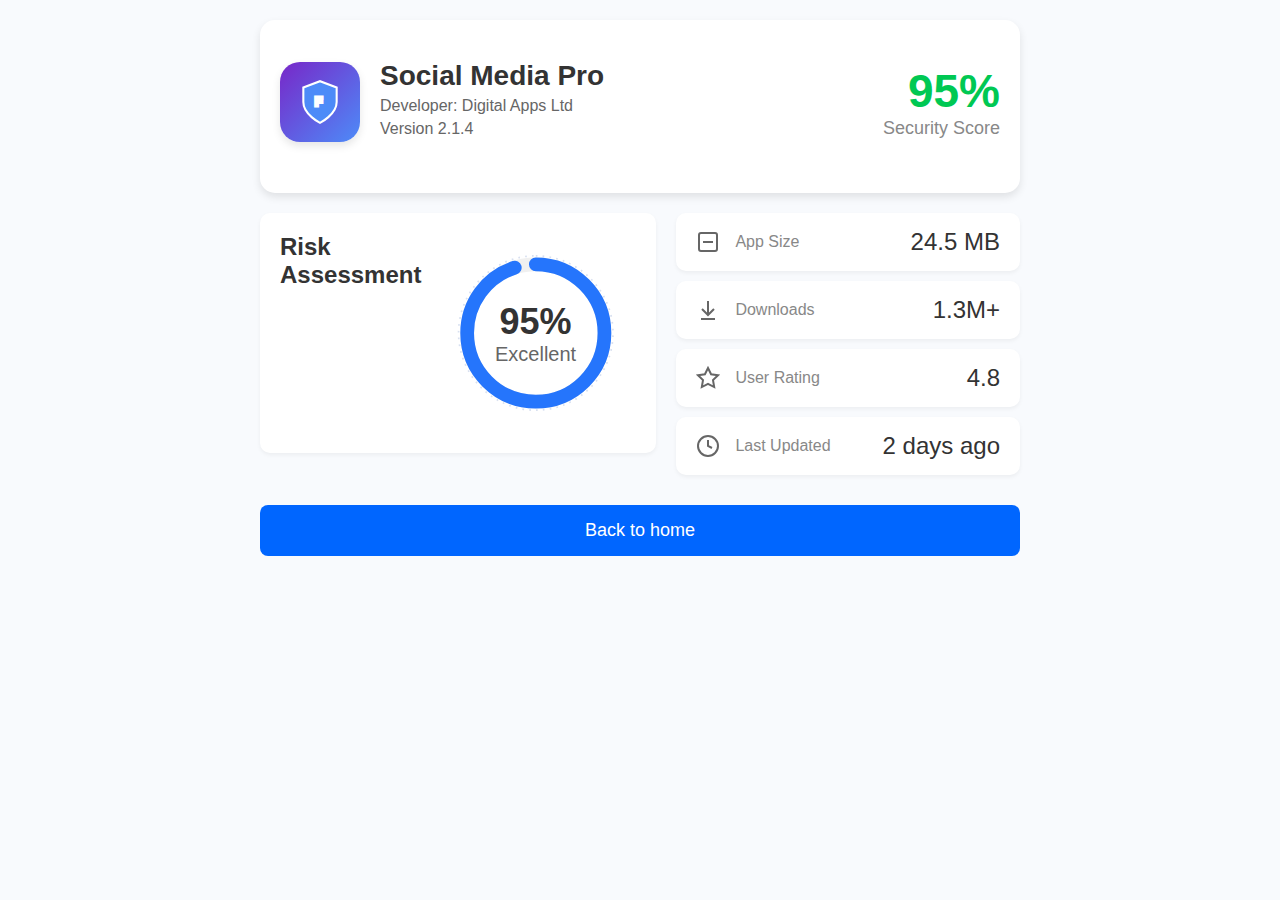
<file: fraud_detection_app/templates/result.html>
<!DOCTYPE html>
<html lang="en">
<head>
    <meta charset="UTF-8">
    <meta name="viewport" content="width=device-width, initial-scale=1.0">
    <title>Social Media Pro</title>
    <style>
        * {
            margin: 0;
            padding: 0;
            box-sizing: border-box;
            font-family: -apple-system, BlinkMacSystemFont, 'Segoe UI', Roboto, Oxygen, Ubuntu, Cantarell, 'Open Sans', 'Helvetica Neue', sans-serif;
        }
        
        body {
            background-color: #f8fafd;
            padding: 0;
            max-width: 800px;
            margin: 0 auto;
        }
        
        .container {
            padding: 20px;
        }
        
        .app-header {
            display: flex;
            margin-bottom: 30px;
            align-items: center;
            padding-top: 20px;
        }
        
        .app-icon {
            width: 80px;
            height: 80px;
            background: linear-gradient(135deg, #7827c8 0%, #4d8bf8 100%);
            border-radius: 20px;
            margin-right: 20px;
            display: flex;
            justify-content: center;
            align-items: center;
            box-shadow: 0 4px 8px rgba(0, 0, 0, 0.1);
            position: relative;
            overflow: hidden;
        }
        
        .shield {
            width: 50px;
            height: 50px;
            color: white;
        }
        
        .app-info {
            flex-grow: 1;
        }
        
        .app-name {
            font-size: 28px;
            color: #333;
            margin-bottom: 5px;
            font-weight: 600;
        }
        
        .app-developer, .app-version {
            color: #666;
            margin-bottom: 5px;
            font-weight: 400;
        }
        
        .security-score {
            font-size: 46px;
            color: #00c853;
            font-weight: bold;
            text-align: right;
        }
        
        .score-label {
            color: #888;
            text-align: right;
            font-size: 18px;
        }
        
        .content-container {
            display: flex;
            flex-direction: column;
            gap: 20px;
        }
        
        .left-column {
            flex: 1;
        }
        
        .right-column {
            flex: 1;
        }
        
        .risk-assessment {
            background-color: white;
            padding: 20px;
            border-radius: 10px;
            margin-bottom: 20px;
            box-shadow: 0 2px 4px rgba(0, 0, 0, 0.05);
            display: flex;
            justify-content: space-between;
        }
        
        .gauge-container {
            width: 200px;
            height: 200px;
            position: relative;
            margin-right: 15px;
        }
        
        .gauge-score {
            position: absolute;
            top: 50%;
            left: 50%;
            transform: translate(-50%, -50%);
            text-align: center;
        }
        
        .gauge-value {
            font-size: 36px;
            font-weight: bold;
            color: #333;
        }
        
        .gauge-label {
            font-size: 20px;
            color: #666;
        }
        
        .assessment-title {
            font-size: 24px;
            color: #333;
            margin-bottom: 20px;
            font-weight: 600;
        }
        
        .info-card {
            background-color: white;
            padding: 15px 20px;
            border-radius: 10px;
            margin-bottom: 10px;
            box-shadow: 0 2px 4px rgba(0, 0, 0, 0.05);
            display: flex;
            align-items: center;
        }
        
        .info-icon {
            color: #666;
            margin-right: 15px;
            width: 24px;
        }
        
        .info-label {
            color: #888;
            font-size: 16px;
            flex-grow: 1;
        }
        
        .info-value {
            font-size: 24px;
            color: #333;
            font-weight: 500;
        }
        
        .btn-continue {
            background-color: #0066ff;
            color: white;
            border: none;
            border-radius: 8px;
            padding: 15px;
            width: 100%;
            font-size: 18px;
            font-weight: 500;
            cursor: pointer;
            margin-top: 20px;
        }
        
        svg.gauge {
            width: 100%;
            height: 100%;
            transform: rotate(-90deg);
        }
        
        .gauge-background {
            fill: none;
            stroke: #f0f0f0;
            stroke-width: 8;
        }
        
        .gauge-progress {
            fill: none;
            stroke: #2575fc;
            stroke-width: 8;
            stroke-linecap: round;
            stroke-dasharray: 0 251.2;
            animation: progress 1s ease-out forwards;
        }
        
        @keyframes progress {
            to {
                stroke-dasharray: 238.6 251.2;
            }
        }
        
        .gauge-dots {
            fill: none;
            stroke: #d8e0f0;
            stroke-width: 1;
            stroke-dasharray: 1 3;
        }

        @media (min-width: 768px) {
            .content-container {
                flex-direction: row;
            }
        }

        .app-card {
    background: white;
    padding: 20px;
    border-radius: 15px;
    box-shadow: 0 4px 8px rgba(0, 0, 0, 0.1);
    margin-bottom: 20px;
}

    </style>
</head>
<body>
    <div class="container">
        <div class="app-card">
            <div class="app-header">
                <div class="app-icon">
                    <svg class="shield" xmlns="http://www.w3.org/2000/svg" viewBox="0 0 24 24" fill="none" stroke="white" stroke-width="1.5">
                        <path d="M12 22s8-4 8-10V5l-8-3-8 3v7c0 6 8 10 8 10z" fill="#4d8bf8" stroke="white" stroke-width="1"/>
                        <text x="9.5" y="14" fill="white" font-size="6" font-weight="bold">F</text>
                    </svg>
                </div>
                <div class="app-info">
                    <h1 class="app-name">Social Media Pro</h1>
                    <p class="app-developer">Developer: Digital Apps Ltd</p>
                    <p class="app-version">Version 2.1.4</p>
                </div>
                <div>
                    <div class="security-score">95%</div>
                    <div class="score-label">Security Score</div>
                </div>
            </div>
        </div>
        
        <div class="content-container">
            <div class="left-column">
                <div class="risk-assessment">
                    <div>
                        <h2 class="assessment-title">Risk Assessment</h2>
                    </div>
                    <div class="gauge-container">
                        <svg class="gauge" viewBox="0 0 100 100">
                            <circle class="gauge-dots" cx="50" cy="50" r="45" stroke-dasharray="0.5 0.8" />
                            <circle class="gauge-background" cx="50" cy="50" r="40" />
                            <circle class="gauge-progress" cx="50" cy="50" r="40" id="progressCircle" />
                        </svg>
                        <div class="gauge-score">
                            <div class="gauge-value">95%</div>
                            <div class="gauge-label">Excellent</div>
                        </div>
                    </div>
                </div>
            </div>
            
            <div class="right-column">
                <div class="info-card">
                    <svg class="info-icon" xmlns="http://www.w3.org/2000/svg" viewBox="0 0 24 24" fill="none" stroke="currentColor" stroke-width="2">
                        <rect width="18" height="18" x="3" y="3" rx="2"></rect>
                        <path d="M7 12h10"></path>
                    </svg>
                    <div class="info-label">App Size</div>
                    <div class="info-value">24.5 MB</div>
                </div>
                
                <div class="info-card">
                    <svg class="info-icon" xmlns="http://www.w3.org/2000/svg" viewBox="0 0 24 24" fill="none" stroke="currentColor" stroke-width="2">
                        <path d="M12 17V3"></path>
                        <path d="m6 11 6 6 6-6"></path>
                        <path d="M19 21H5"></path>
                    </svg>
                    <div class="info-label">Downloads</div>
                    <div class="info-value">1.3M+</div>
                </div>
                
                <div class="info-card">
                    <svg class="info-icon" xmlns="http://www.w3.org/2000/svg" viewBox="0 0 24 24" fill="none" stroke="currentColor" stroke-width="2">
                        <polygon points="12 2 15.09 8.26 22 9.27 17 14.14 18.18 21.02 12 17.77 5.82 21.02 7 14.14 2 9.27 8.91 8.26 12 2"></polygon>
                    </svg>
                    <div class="info-label">User Rating</div>
                    <div class="info-value">4.8</div>
                </div>
                
                <div class="info-card">
                    <svg class="info-icon" xmlns="http://www.w3.org/2000/svg" viewBox="0 0 24 24" fill="none" stroke="currentColor" stroke-width="2">
                        <circle cx="12" cy="12" r="10"></circle>
                        <polyline points="12 6 12 12 16 14"></polyline>
                    </svg>
                    <div class="info-label">Last Updated</div>
                    <div class="info-value">2 days ago</div>
                </div>
            </div>
        </div>
        
        <button class="btn-continue" onclick="redirectToNext()">Back to home</button>
    </div>

    <script>
        function redirectToNext() {
            window.location.href = "{% url 'userdashboard_view' %}";  // Redirects to the next page
        }
    </script>

    <script>
        document.addEventListener('DOMContentLoaded', function() {
            // Set up the gauge progress
            const progressCircle = document.getElementById('progressCircle');
            const percentage = 95;
            const circumference = 2 * Math.PI * 40;
            const offset = circumference - (percentage / 100) * circumference;
            
            progressCircle.style.strokeDasharray = `${percentage * 2.51} ${circumference}`;
            
            // Button animation
            const continueBtn = document.querySelector('.btn-continue');
            continueBtn.addEventListener('mouseover', function() {
                this.style.backgroundColor = '#0052cc';
            });
            continueBtn.addEventListener('mouseout', function() {
                this.style.backgroundColor = '#0066ff';
            });
            continueBtn.addEventListener('click', function() {
                this.style.opacity = '0.8';
                setTimeout(() => {
                    this.style.opacity = '1';
                }, 200);
            });
        });
    </script>
</body>
</html>
</file>
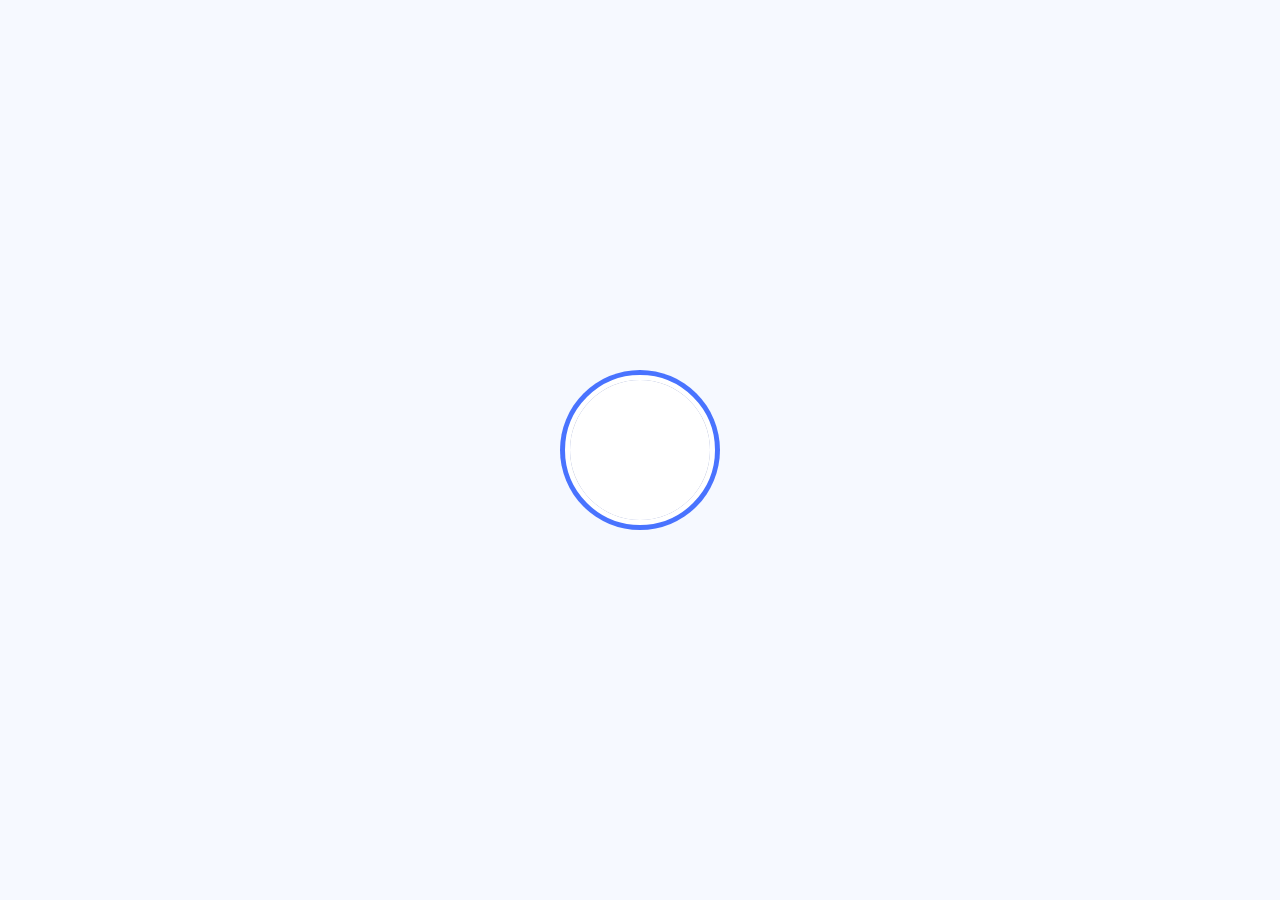
<file: fraud_detection_app/templates/scanning.html>
<!-- <!DOCTYPE html>
<html lang="en">
<head>
    <meta charset="UTF-8">
    <meta name="viewport" content="width=device-width, initial-scale=1.0">
    <title>Scanning Progress</title>
    <style>
        body {
            font-family: Arial, sans-serif;
            display: flex;
            justify-content: center;
            align-items: center;
            height: 100vh;
            margin: 0;
            background-color: #f0f0f0;
        }
        .container {
            text-align: center;
            background-color: #fff;
            padding: 20px;
            border-radius: 10px;
            box-shadow: 0 0 10px rgba(0, 0, 0, 0.1);
        }
        .progress {
            font-size: 24px;
            font-weight: bold;
            color: #333;
        }
        .scanning {
            font-size: 18px;
            color: #666;
        }
    </style>
</head>
<body>
    <div class="container">
        <div class="progress">46%</div>
        
        <div class="scanning">Scanning "Facebook"</div>
    </div>
</body>
</html> -->

<!DOCTYPE html>
<html lang="en">
<head>
    <meta charset="UTF-8">
    <meta name="viewport" content="width=device-width, initial-scale=1.0">
    <title>Wave Loading with Percentage</title>
    <style>
        * {
            margin: 0;
            padding: 0;
            box-sizing: border-box;
        }
        body {
            display: flex;
            justify-content: center;
            align-items: center;
            height: 100vh;
            background: #F6F9FF;
            color: white;
            font-family: Arial, sans-serif;
        }
        .circle {
            position: relative;
            width: 150px;
            height: 150px;
            background: #ccc;
            border: 5px solid #fff;
            box-shadow: 0 0 0 5px #4973ff;
            border-radius: 50%;
            overflow: hidden;
            display: flex;
            justify-content: center;
            align-items: center;
            text-align: center;
        }
        .wave {
            position: absolute;
            width: 100%;
            height: 100%;
            background: #4973ff;
            border-radius: 50%;
            box-shadow: inset 0 0 50px rgba(0, 0, 0, 0.5);
        }
        .wave::before, .wave::after {
            content: '';
            position: absolute;
            width: 200%;
            height: 200%;
            top: 0;
            left: 50%;
            transform: translate(-50%, -50%);
        }
        .wave::before {
            border-radius: 40%;
            background: rgba(255, 255, 255, 1);
            animation: animate 5s linear infinite;
        }
        .wave::after {
            border-radius: 35%;
            background: rgba(255, 255, 255, 0.5);
            animation: animate 5s linear infinite;
        }
        @keyframes animate {
            0% { transform: translate(-50%, -50%) rotate(0deg); }
            50% { transform: translate(-50%, -80%) rotate(270deg); }
            80%, 90% { transform: translate(-50%, -100%) rotate(360deg); }
            100% { transform: translate(-50%, -50%) rotate(340deg); }
        }
        .text {
            position: absolute;
            font-size: 18px;
            font-weight: bold;
            z-index: 10;
        }
    </style>
</head>
<body>
    <div class="circle">
        <div class="wave"></div>
        <div class="text">Scanning... <span id="percentage">0%</span></div>
    </div>

    <script>
      setTimeout(() => {
    const urlParams = new URLSearchParams(window.location.search);
    const packageName = urlParams.get('package'); // Get package from URL
    if (packageName) {
        window.location.href = `/app-details/?package=${packageName}`;
    } else {
        window.location.href = "{% url 'result_view' %}";
    }
}, 3000);

    </script>
    
    <script>
        let percentage = 0;
        const percentageText = document.getElementById("percentage");

        function updatePercentage() {
            if (percentage < 100) {
                percentage += 1;
                percentageText.textContent = percentage + "%";
                setTimeout(updatePercentage, 50); // Adjust speed of increment
            }
        }
        updatePercentage();
    </script>
</body>
</html>
</file>
